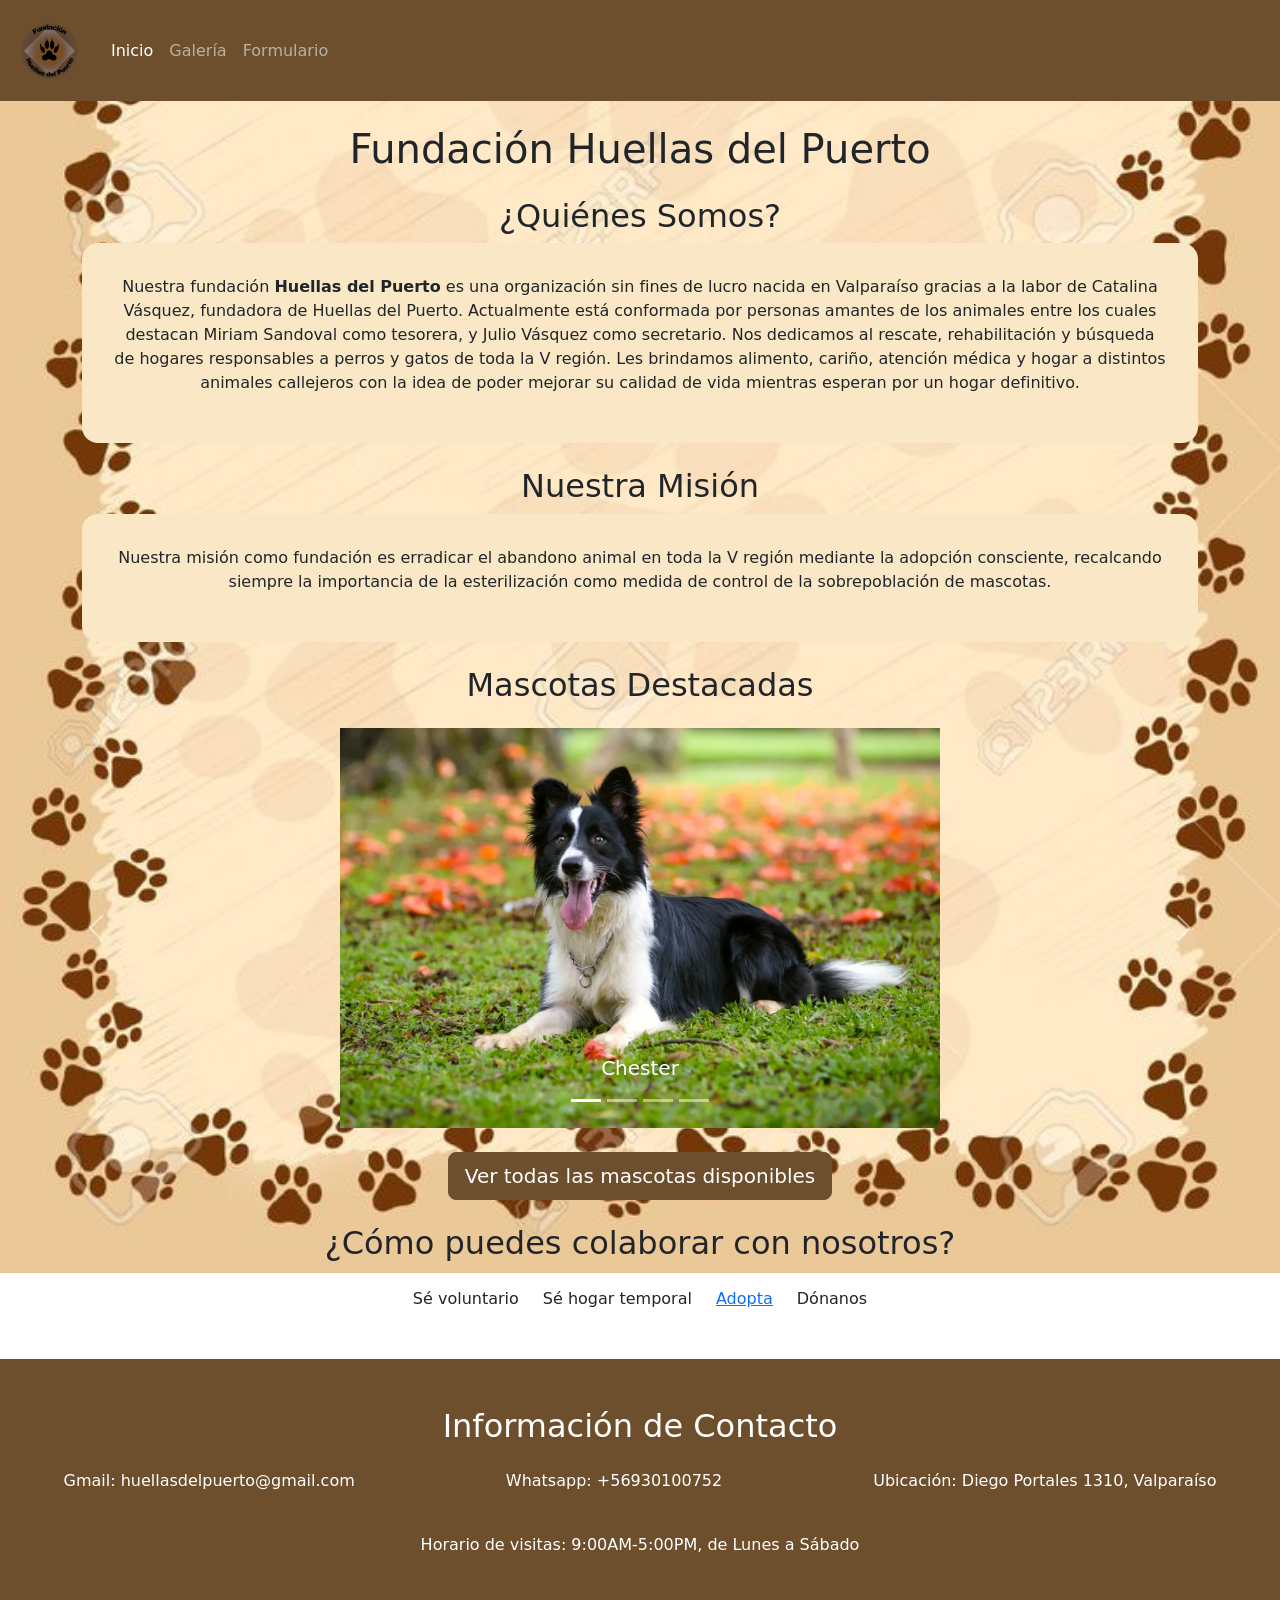
<file: index.html>
<!DOCTYPE html>
<html lang="es">
<head>
  <meta charset="UTF-8">
  <meta name="viewport" content="width=device-width, initial-scale=1.0">
  <title>Huellas del Puerto</title>

  <!-- Bootstrap -->
  <link href="https://cdn.jsdelivr.net/npm/bootstrap@5.3.3/dist/css/bootstrap.min.css" rel="stylesheet">

  <!--CSS-->
  <link rel="stylesheet" href="styles.css">
</head>
<body>
  <nav class="navbar navbar-expand-lg navbar-dark navbar-color">
    <div class="container-fluid">
      <a class="navbar-brand" href="index.html">
        <img src="img/logo.png" alt="Huellas del Puerto" height="75">
      </a>
      <button class="navbar-toggler" type="button" data-bs-toggle="collapse" data-bs-target="#navbarSupportedContent" aria-controls="navbarSupportedContent" aria-expanded="false" aria-label="Toggle navigation">
        <span class="navbar-toggler-icon"></span>
      </button>
      <div class="collapse navbar-collapse" id="navbarSupportedContent">
        <ul class="navbar-nav me-auto mb-2 mb-lg-0">
          <li class="nav-item">
            <a class="nav-link active" aria-current="page" href="index.html">Inicio</a>
          </li>
          <li class="nav-item">
            <a class="nav-link" href="adopciones.html">Galería</a>
          </li>
          <li class="nav-item">
            <a class="nav-link" href="postulaciones.html">Formulario</a>
          </li>
        </ul>
      </div>
    </div>
  </nav>
  <main>
  <div class="container text-center my-4">
  <h1 class="text-center my-4">Fundación Huellas del Puerto</h1>
  <h2>¿Quiénes Somos?</h2>
  <div class="text-main mb-4">
  <p>Nuestra fundación <strong>Huellas del Puerto</strong> es una organización sin fines de lucro nacida en Valparaíso gracias a la labor de Catalina Vásquez, fundadora de Huellas del Puerto. Actualmente está conformada por personas amantes de los animales entre los cuales destacan Miriam Sandoval como tesorera, y Julio Vásquez como secretario. Nos dedicamos al rescate, rehabilitación y búsqueda de hogares responsables a perros y gatos de toda la V región. Les brindamos alimento, cariño, atención médica y hogar a distintos animales callejeros con la idea de poder mejorar su calidad de vida mientras esperan por un hogar definitivo.</p>
  </div>
  <h2>Nuestra Misión</h2>
  <div class="text-main mb-4">
  <p>Nuestra misión como fundación es erradicar el abandono animal en toda la V región mediante la adopción consciente, recalcando siempre la importancia de la esterilización como medida de control de la sobrepoblación de mascotas.</p>
  </div>
  <h2>Mascotas Destacadas</h2>
  </div>
  <div id="carouselExampleCaptions" class="carousel slide">
    <div class="carousel-indicators">
      <button type="button" data-bs-target="#carouselExampleCaptions" data-bs-slide-to="0" class="active" aria-current="true" aria-label="Slide 1"></button>
      <button type="button" data-bs-target="#carouselExampleCaptions" data-bs-slide-to="1" aria-label="Slide 2"></button>
      <button type="button" data-bs-target="#carouselExampleCaptions" data-bs-slide-to="2" aria-label="Slide 3"></button>
      <button type="button" data-bs-target="#carouselExampleCaptions" data-bs-slide-to="3" aria-label="Slide 4"></button>
    </div>
    <div class="carousel-inner">
      <div class="carousel-item active">
        <img src="img/border-collie.jpg" class="d-block w-100" alt="...">
        <div class="carousel-caption d-none d-md-block">
          <h5>Chester</h5>
        </div>
      </div>
      <div class="carousel-item">
        <img src="img/golden-retriever.jpg" class="d-block w-100" alt="...">
        <div class="carousel-caption d-none d-md-block">
          <h5>Nova</h5>
        </div>
      </div>
      <div class="carousel-item">
        <img src="img/sanbernardo.jpg" class="d-block w-100" alt="...">
        <div class="carousel-caption d-none d-md-block">
          <h5>Barón</h5>
        </div>
      </div>
      <div class="carousel-item">
        <img src="img/quiltro2.jpg" class="d-block w-100" alt="...">
        <div class="carousel-caption d-none d-md-block">
          <h5>Marita</h5>
        </div>
      </div>
    </div>
    <button class="carousel-control-prev" type="button" data-bs-target="#carouselExampleCaptions" data-bs-slide="prev">
      <span class="carousel-control-prev-icon" aria-hidden="true"></span>
      <span class="visually-hidden">Previous</span>
    </button>
    <button class="carousel-control-next" type="button" data-bs-target="#carouselExampleCaptions" data-bs-slide="next">
      <span class="carousel-control-next-icon" aria-hidden="true"></span>
      <span class="visually-hidden">Next</span>
    </button>
  </div>
  <div class="text-center my-4">
    <a href="adopciones.html" class="btn btn-color btn-lg">Ver todas las mascotas disponibles</a>
  </div>
  <h2 class="text-center my-4">¿Cómo puedes colaborar con nosotros?</h2>
  <div class="d-flex justify-content-center align-items-center gap-4 my-3 flex-wrap">
    <p class="mb-0">Sé voluntario</p>
    <p class="mb-0">Sé hogar temporal</p>
    <a href="postulaciones.html">Adopta</a>
    <p class="mb-0">Dónanos</p>
  </div>
</main>
<footer class="footer-color py-4 mt-5">
  <h2 class="text-center my-4">Información de Contacto</h2>
  <div class="d-flex justify-content-around align-items-center gap-4 my-3 flex-wrap">
    <p>Gmail: huellasdelpuerto@gmail.com</p>
    <p>Whatsapp: +56930100752</p>
    <p>Ubicación: Diego Portales 1310, Valparaíso</p>
    <p>Horario de visitas: 9:00AM-5:00PM, de Lunes a Sábado</p>
  </div>
</footer>
  <script src="https://cdn.jsdelivr.net/npm/bootstrap@5.3.3/dist/js/bootstrap.bundle.min.js"></script>
</body>
</html>
</file>
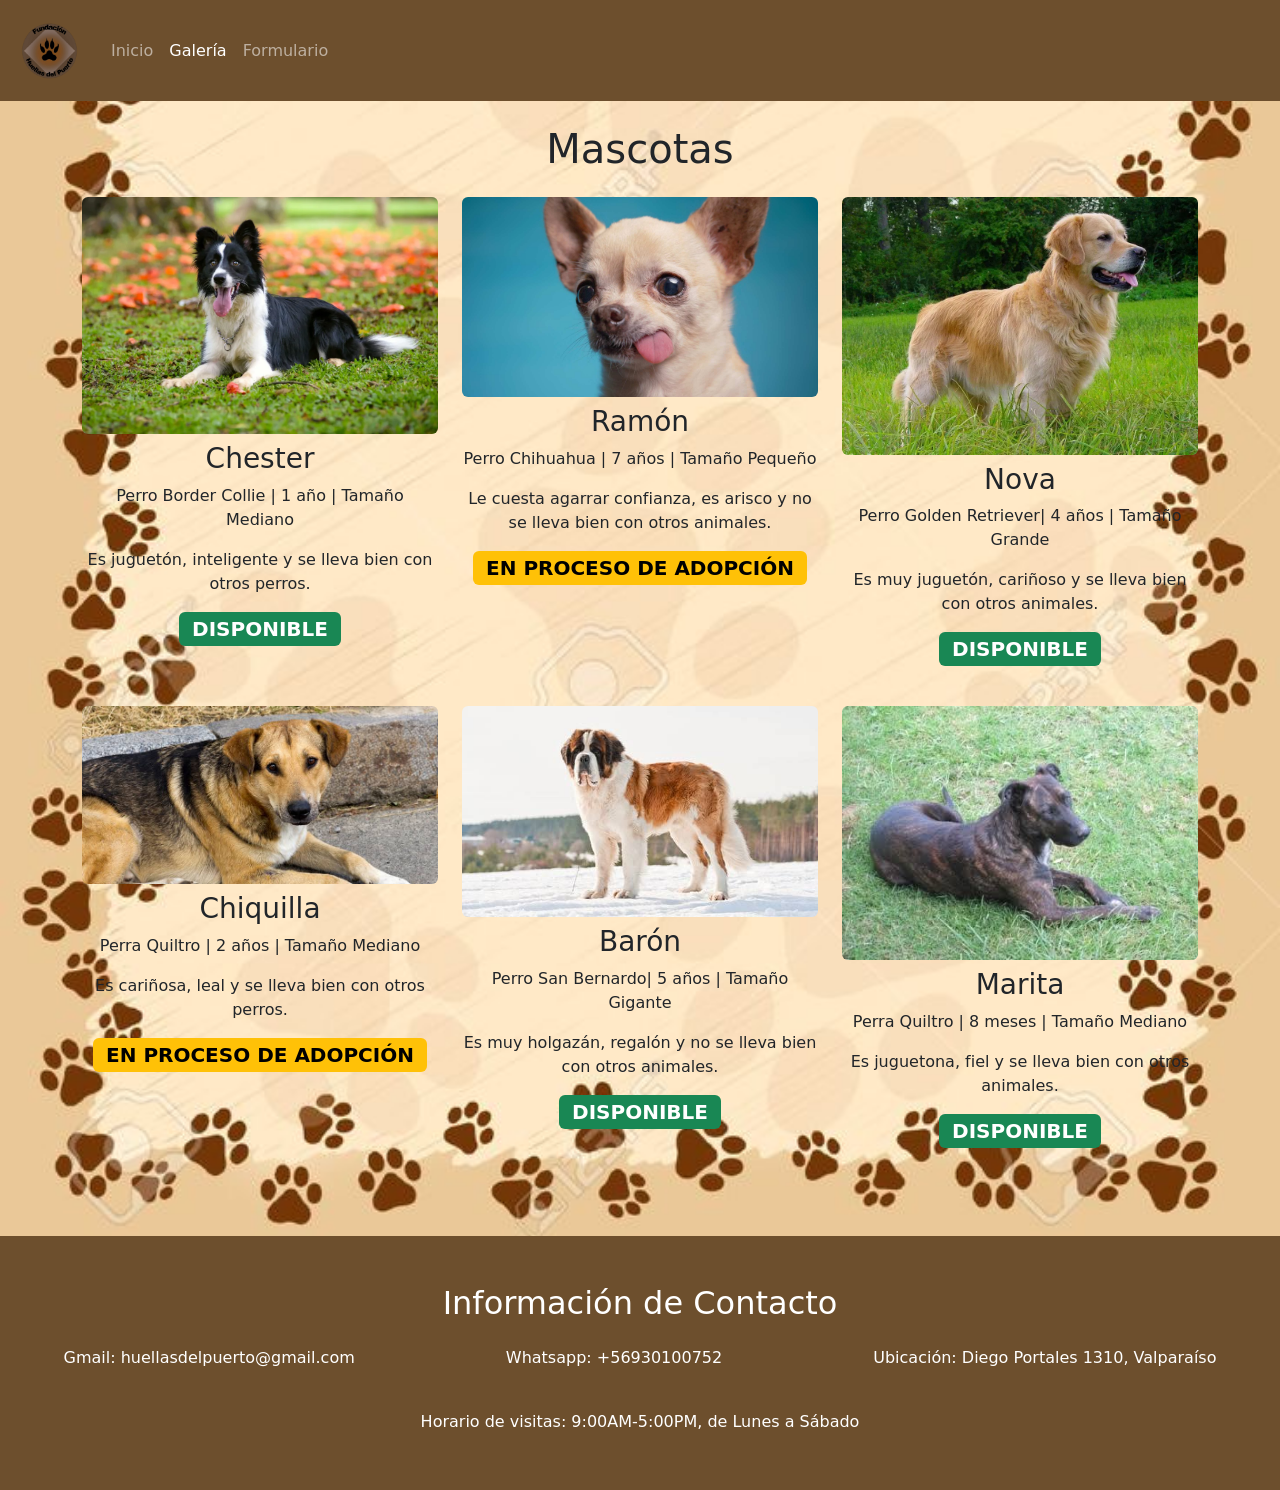
<file: adopciones.html>
<!DOCTYPE html>
<html lang="es">
<head>
  <meta charset="UTF-8">
  <meta name="viewport" content="width=device-width, initial-scale=1.0">
  <title>Galería de Mascotas</title>

  <!-- Bootstrap -->
  <link href="https://cdn.jsdelivr.net/npm/bootstrap@5.3.3/dist/css/bootstrap.min.css" rel="stylesheet">

  <!--CSS-->
  <link rel="stylesheet" href="styles.css">
</head>
<body>
  <nav class="navbar navbar-expand-lg navbar-dark navbar-color">
    <div class="container-fluid">
      <a class="navbar-brand" href="index.html">
        <img src="img/logo.png" alt="Huellas del Puerto" height="75">
      </a>
      <button class="navbar-toggler" type="button" data-bs-toggle="collapse" data-bs-target="#navbarSupportedContent" aria-controls="navbarSupportedContent" aria-expanded="false" aria-label="Toggle navigation">
        <span class="navbar-toggler-icon"></span>
      </button>
      <div class="collapse navbar-collapse" id="navbarSupportedContent">
        <ul class="navbar-nav me-auto mb-2 mb-lg-0">
          <li class="nav-item">
            <a class="nav-link" href="index.html">Inicio</a>
          </li>
          <li class="nav-item">
            <a class="nav-link active" aria-current="page" href="adopciones.html">Galería</a>
          </li>
          <li class="nav-item">
            <a class="nav-link" href="postulaciones.html">Formulario</a>
          </li>
        </ul>
      </div>
    </div>
  </nav>
  <main>
  <h1 class="text-center my-4">Mascotas</h1>
  <div class="container text-center">
    <div class="row">
      <div class="col-12 col-md-4 mb-4">
        <img src="img/border-collie.jpg" class="img-fluid rounded" alt="Chester">
        <h3 class="mt-2">Chester</h3>
        <p>Perro Border Collie | 1 año | Tamaño Mediano</p>
        <p>Es juguetón, inteligente y se lleva bien con otros perros.</p>
        <p><span class="badge text-bg-success fs-5">DISPONIBLE</span></p>
      </div>
      <div class="col-12 col-md-4 mb-4">
        <img src="img/chihuahua.jpg" class="img-fluid rounded" alt="Ramón">
        <h3 class="mt-2">Ramón</h3>
        <p>Perro Chihuahua | 7 años | Tamaño Pequeño</p>
        <p>Le cuesta agarrar confianza, es arisco y no se lleva bien con otros animales.</p>
        <p><span class="badge text-bg-warning fs-5">EN PROCESO DE ADOPCIÓN</span></p>
      </div>
      <div class="col-12 col-md-4 mb-4">
        <img src="img/golden-retriever.jpg" class="img-fluid rounded" alt="Nova">
        <h3 class="mt-2">Nova</h3>
        <p>Perro Golden Retriever| 4 años | Tamaño Grande</p>
        <p>Es muy juguetón, cariñoso y se lleva bien con otros animales.</p>
        <p><span class="badge text-bg-success fs-5">DISPONIBLE</span></p>
      </div>
    </div>
    <div class="row">
      <div class="col-12 col-md-4 mb-4">
        <img src="img/quiltro.jpg" class="img-fluid rounded" alt="Chiquilla">
        <h3 class="mt-2">Chiquilla</h3>
        <p>Perra Quiltro | 2 años | Tamaño Mediano</p>
        <p>Es cariñosa, leal y se lleva bien con otros perros.</p>
        <p><span class="badge text-bg-warning fs-5">EN PROCESO DE ADOPCIÓN</span></p>
      </div>
      <div class="col-12 col-md-4 mb-4">
        <img src="img/sanbernardo.jpg"class="img-fluid rounded" alt="Barón">
        <h3 class="mt-2">Barón</h3>
        <p>Perro San Bernardo| 5 años | Tamaño Gigante</p>
        <p>Es muy holgazán, regalón y no se lleva bien con otros animales.</p>
        <p><span class="badge text-bg-success fs-5">DISPONIBLE</span></p>
      </div>
      <div class="col-12 col-md-4 mb-4">
        <img src="img/quiltro2.jpg" class="img-fluid rounded" alt="Marita">
        <h3 class="mt-2">Marita</h3>
        <p>Perra Quiltro | 8 meses | Tamaño Mediano</p>
        <p>Es juguetona, fiel y se lleva bien con otros animales.</p>
        <p><span class="badge text-bg-success fs-5">DISPONIBLE</span></p>
      </div>
    </div>
  </div>
  </main>
  <footer class="footer-color py-4 mt-5">
    <h2 class="text-center my-4">Información de Contacto</h2>
    <div class="d-flex justify-content-around align-items-center gap-4 my-3 flex-wrap">
      <p>Gmail: huellasdelpuerto@gmail.com</p>
      <p>Whatsapp: +56930100752</p>
      <p>Ubicación: Diego Portales 1310, Valparaíso</p>
      <p>Horario de visitas: 9:00AM-5:00PM, de Lunes a Sábado</p>
    </div>
  </footer>
  <script src="https://cdn.jsdelivr.net/npm/bootstrap@5.3.3/dist/js/bootstrap.bundle.min.js"></script>
</body>
</html>
</file>
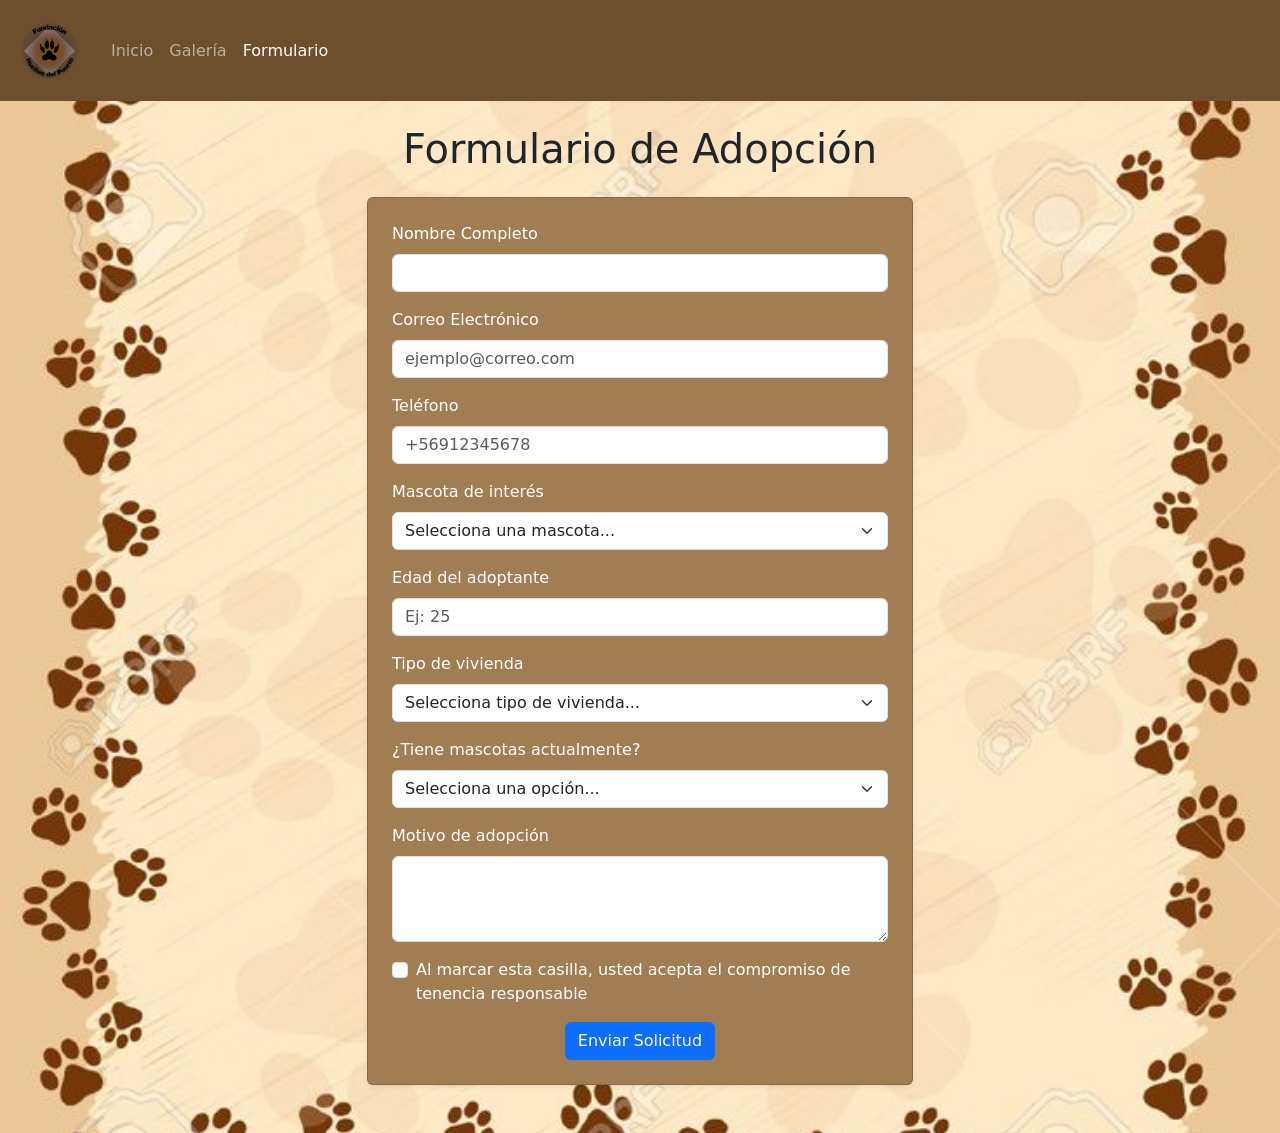
<file: postulaciones.html>
<!DOCTYPE html>
<html lang="es">
<head>
  <meta charset="UTF-8">
  <meta name="viewport" content="width=device-width, initial-scale=1.0">
  <title>Formulario de Adopción</title>

  <!-- Bootstrap -->
  <link href="https://cdn.jsdelivr.net/npm/bootstrap@5.3.3/dist/css/bootstrap.min.css" rel="stylesheet">

  <!--CSS-->
  <link rel="stylesheet" href="styles.css">
</head>
<body>
  <nav class="navbar navbar-expand-lg navbar-dark navbar-color">
    <div class="container-fluid">
      <a class="navbar-brand" href="index.html">
        <img src="img/logo.png" alt="Huellas del Puerto" height="75">
      </a>
      <button class="navbar-toggler" type="button" data-bs-toggle="collapse" data-bs-target="#navbarSupportedContent" aria-controls="navbarSupportedContent" aria-expanded="false" aria-label="Toggle navigation">
        <span class="navbar-toggler-icon"></span>
      </button>
      <div class="collapse navbar-collapse" id="navbarSupportedContent">
        <ul class="navbar-nav me-auto mb-2 mb-lg-0">
          <li class="nav-item">
            <a class="nav-link" href="index.html">Inicio</a>
          </li>
          <li class="nav-item">
            <a class="nav-link" href="adopciones.html">Galería</a>
          </li>
          <li class="nav-item">
            <a class="nav-link active" aria-current="page" href="postulaciones.html">Formulario</a>
          </li>
        </ul>
      </div>
    </div>
  </nav>
  <main>
  <h1 class="text-center my-4">Formulario de Adopción</h1>
  <div class="container mb-5">
    <div class="row justify-content-center">
      <div class="col-md-8 col-lg-6">
        <form class="card p-4 shadow-sm card-color">      
          <div class="mb-3">
            <label for="nombre" class="form-label">Nombre Completo</label>
            <input type="text" class="form-control" id="nombre" name="nombre" required>
          </div>
          <div class="mb-3">
            <label for="correo" class="form-label">Correo Electrónico</label>
            <input type="email" class="form-control" id="correo" name="correo" placeholder="ejemplo@correo.com" required>
          </div>
          <div class="mb-3">
            <label for="telefono" class="form-label">Teléfono</label>
            <input type="tel" class="form-control" id="telefono" name="telefono" placeholder="+56912345678" required>
          </div>
          <div class="mb-3">
            <label for="mascota" class="form-label">Mascota de interés</label>
            <select class="form-select" id="mascota" name="mascota" required>
              <option value="" selected disabled>Selecciona una mascota...</option>
              <option value="chester">Chester</option>
              <option value="ramon">Ramón</option>
              <option value="nova">Nova</option>
              <option value="chiquilla">Chiquilla</option>
              <option value="baron">Barón</option>
              <option value="marita">Marita</option>
            </select>
          </div>
          <div class="mb-3">
            <label for="edad" class="form-label">Edad del adoptante</label>
            <input type="number" class="form-control" id="edad" name="edad" min="18" placeholder="Ej: 25" required>
          </div>
          <div class="mb-3">
            <label for="vivienda" class="form-label">Tipo de vivienda</label>
            <select class="form-select" id="vivienda" name="vivienda" required>
              <option value="" selected disabled>Selecciona tipo de vivienda...</option>
              <option value="casa">Casa</option>
              <option value="departamento">Departamento</option>
              <option value="loft">Loft</option>
              <option value="terreno">Terreno</option>
              <option value="otro">Otro</option>
            </select>
          </div>
          <div class="mb-3">
            <label for="tiene_mascotas" class="form-label">¿Tiene mascotas actualmente?</label>
            <select class="form-select" id="tiene_mascotas" name="tiene_mascotas" required>
              <option value="" selected disabled>Selecciona una opción...</option>
              <option value="si">Sí</option>
              <option value="no">No</option>
            </select>
          </div>
          <div class="mb-3">
            <label for="motivo" class="form-label">Motivo de adopción</label>
            <textarea class="form-control" id="motivo" name="motivo" rows="3" required></textarea>
          </div>
          <div class="mb-3 form-check">
            <input type="checkbox" class="form-check-input" id="compromiso" required>
            <label for="compromiso" class="form-check-label">Al marcar esta casilla, usted acepta el compromiso de tenencia responsable</label>
          </div>
          <button type="submit" class="btn btn-primary d-block mx-auto">Enviar Solicitud</button>
        </form>
      </div>
    </div>
  </div>
  </main>
  <script src="https://cdn.jsdelivr.net/npm/bootstrap@5.3.3/dist/js/bootstrap.bundle.min.js"></script>
</body>
</html>
</file>
<file: styles.css>
body {
  background-image: url('img/fondo.jpg'); 
  background-size: cover;                 
  background-position: center;           
  background-repeat: no-repeat;           
  background-attachment: fixed;
  }
.carousel-item img {
    height: 400px;
    object-fit: contain; 
  }
.navbar-color {
    background-color: #6d4f2d;
  }
  .btn-color {
    background-color: #6d4f2d;
    border-color: #6d4f2d;   
    color: #ffffff;          
  }
  .card-color {
    background-color: #a17d54; /* Color de fondo del container (ej: azul/gris muy claro) */
    color: #ffffff;            /* Color del texto general */
  }
  .footer-color {
    background-color: #6d4f2d;  
    color: #ffffff; 
  }
  .text-main {
    background-color:#fae7c5;      
    border-radius: 16px;                     
    padding: 2rem;                              
  }
</file>
